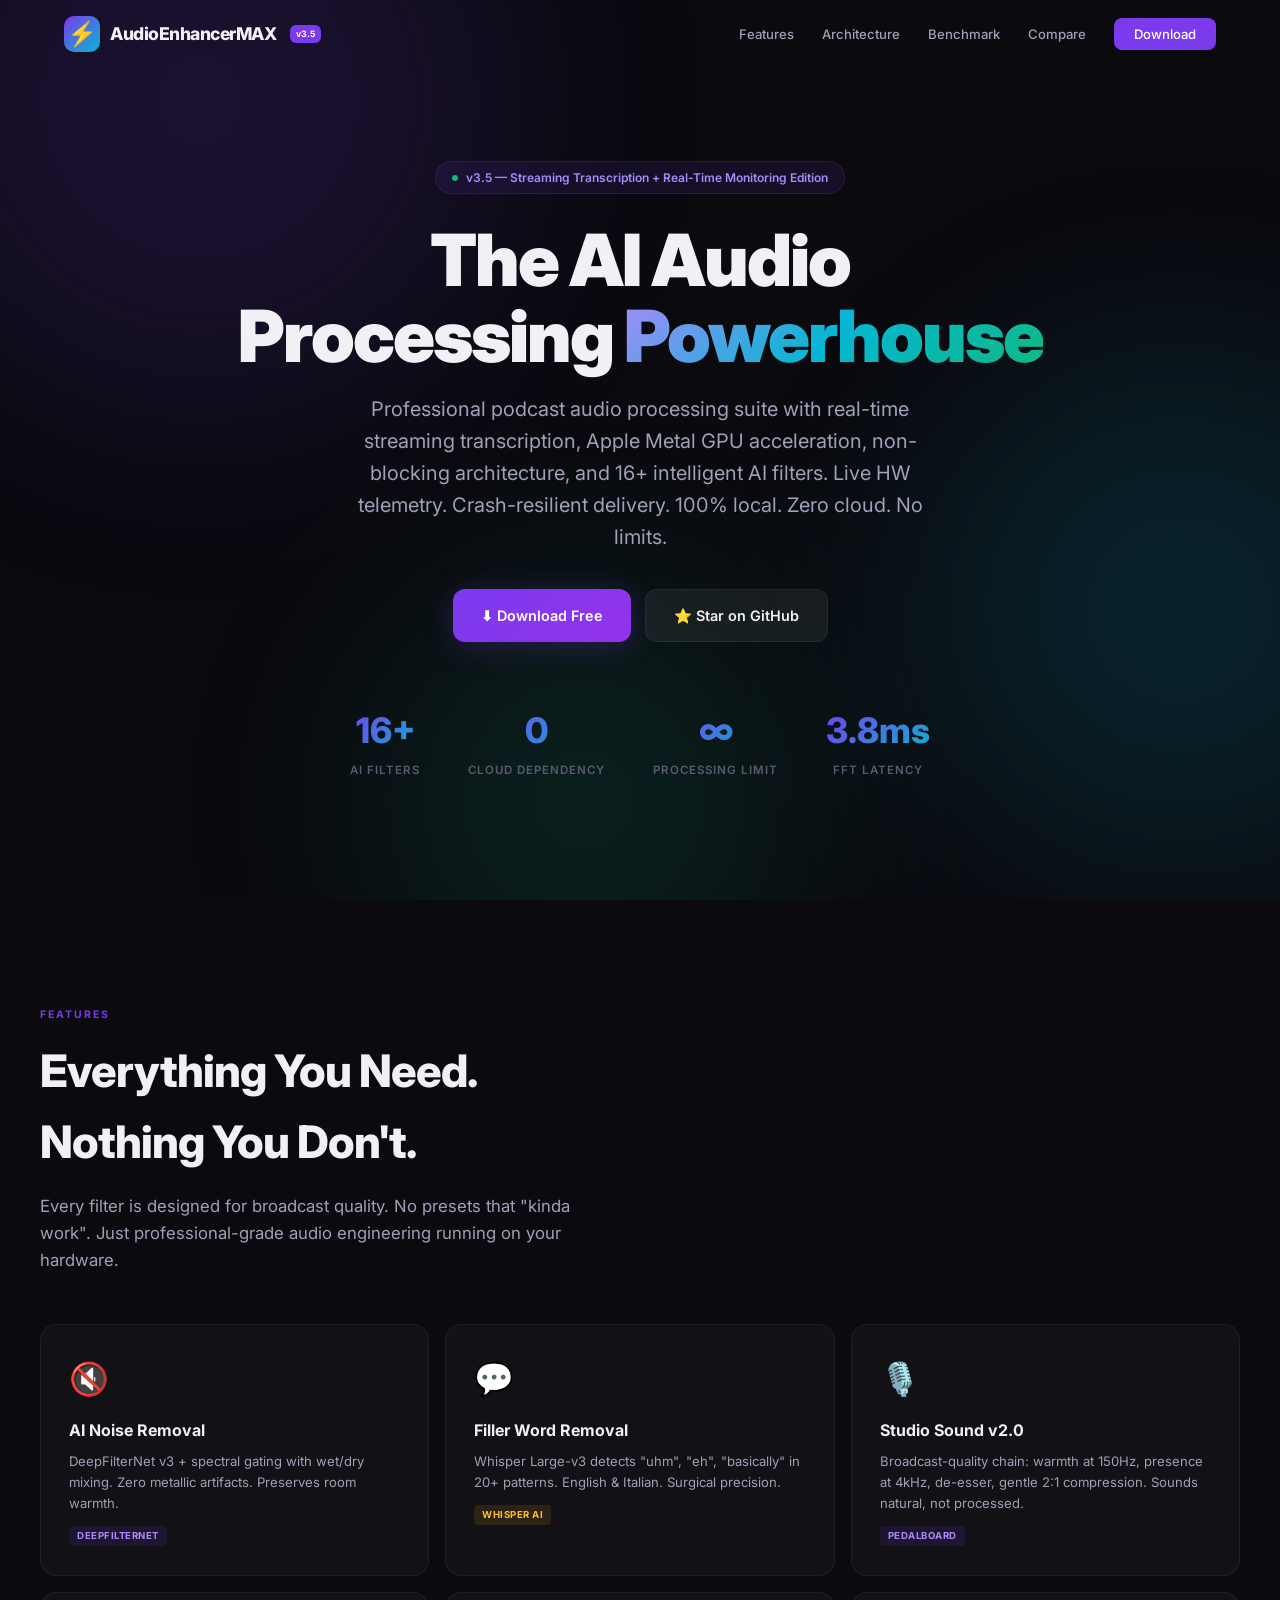
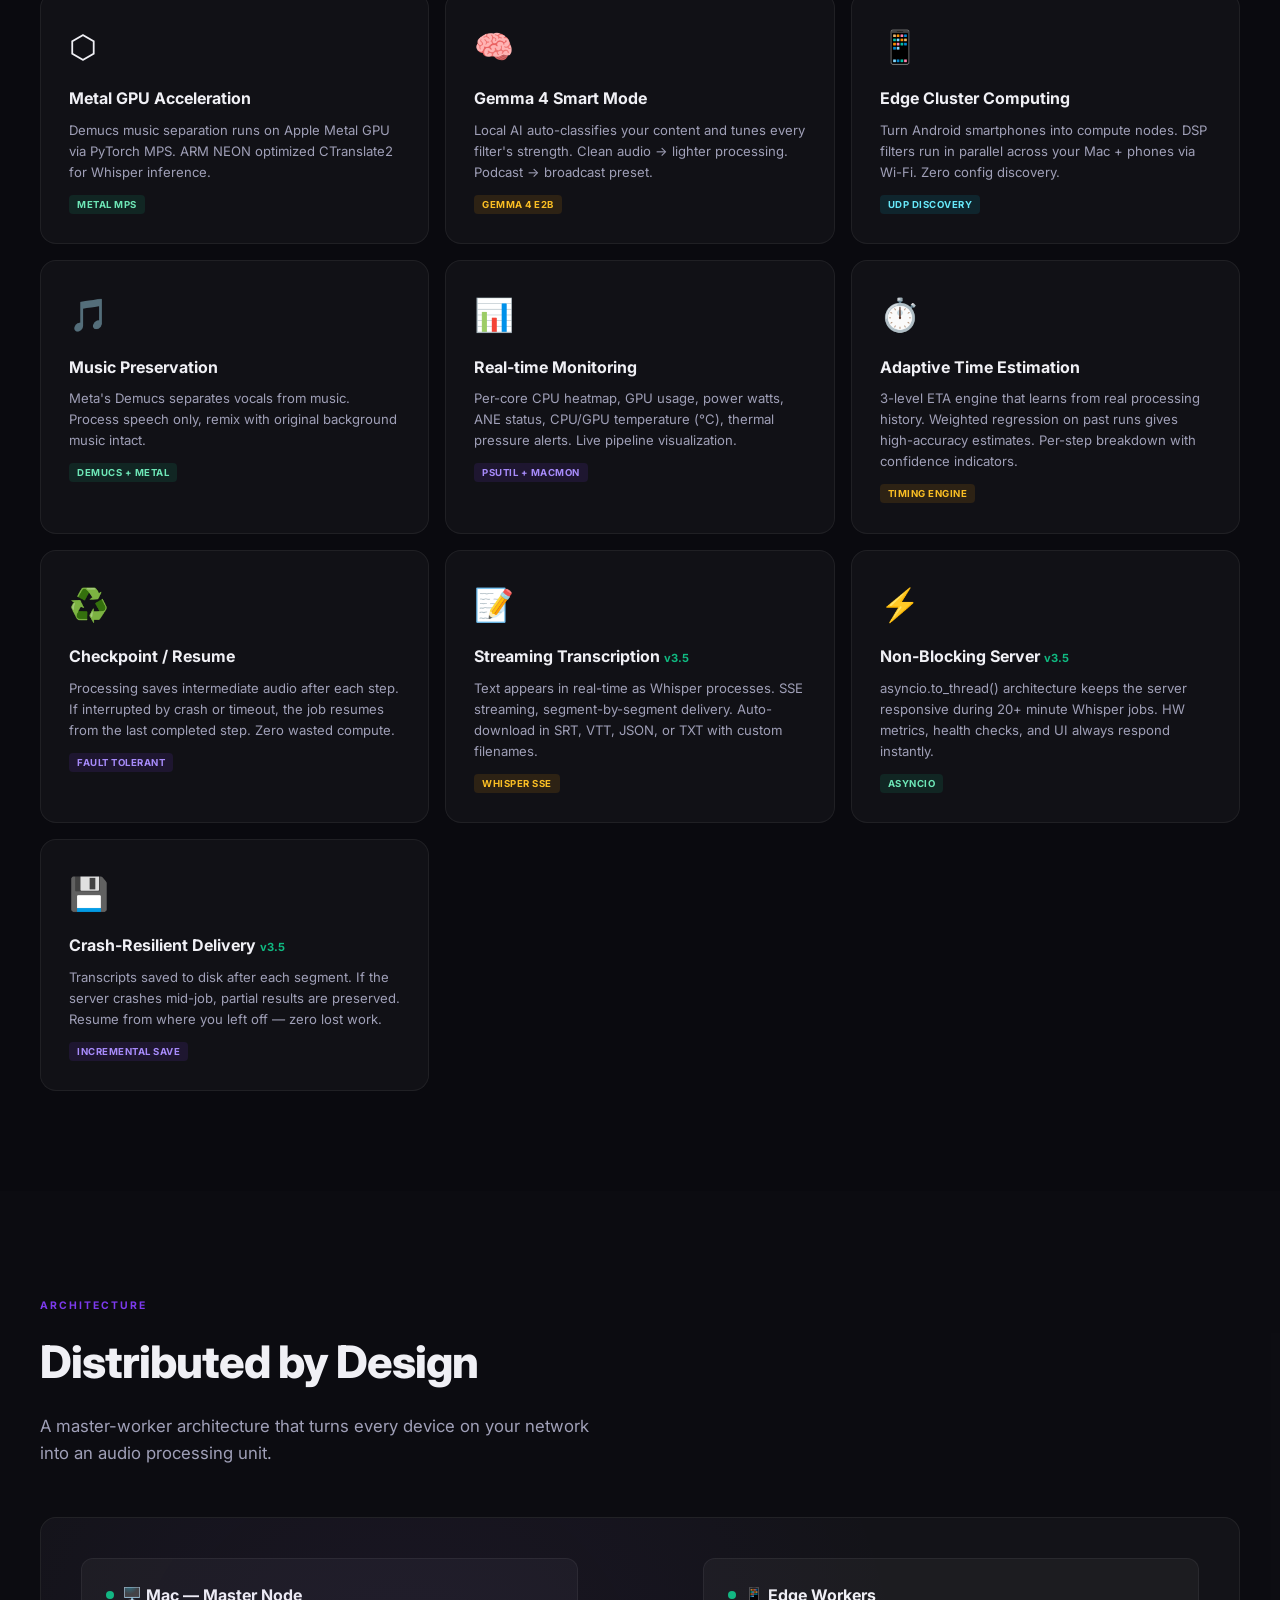
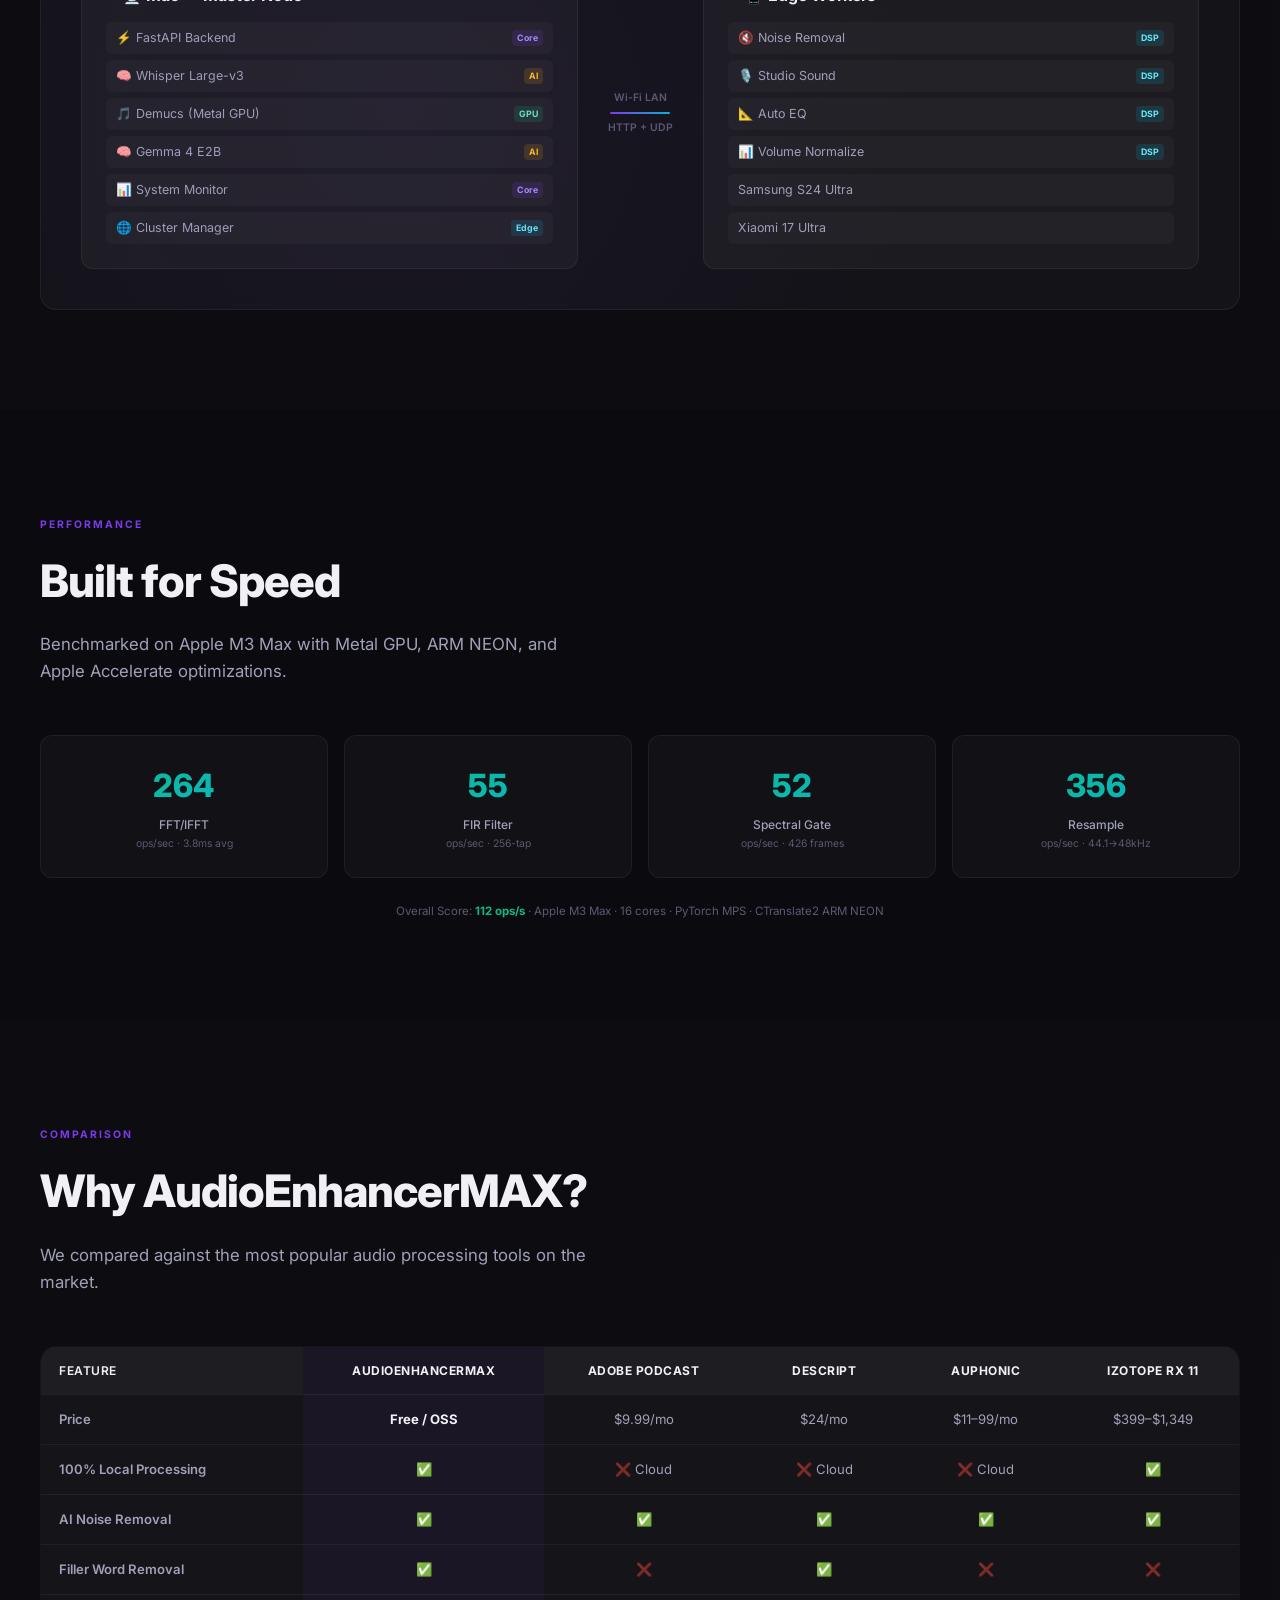
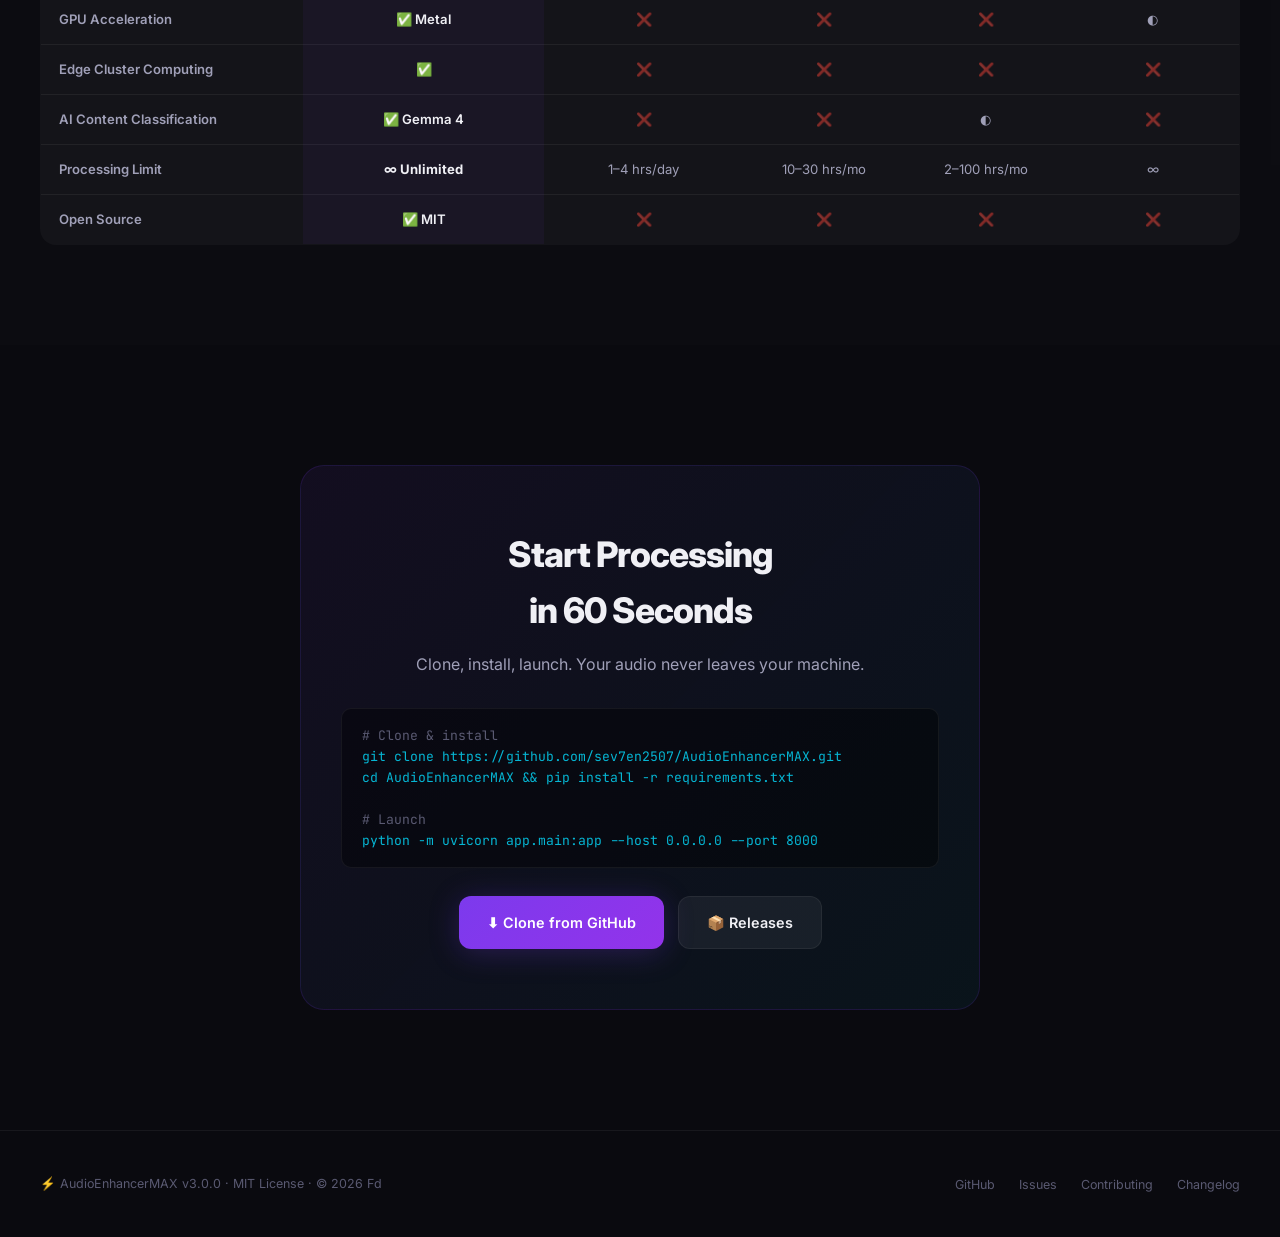
<file: frontend/landing.html>
<!DOCTYPE html>
<html lang="en">
<head>
    <meta charset="UTF-8">
    <meta name="viewport" content="width=device-width, initial-scale=1.0">
    <title>AudioEnhancerMAX — AI Audio Processing Suite for Apple Silicon</title>
    <meta name="description" content="Open-source, AI-powered audio processing suite. 16+ intelligent filters, Metal GPU acceleration, Edge Cluster computing. 100% local, zero cloud. Built for Apple Silicon M3 MAX.">
    <meta name="keywords" content="audio enhancer, podcast processing, AI audio, noise removal, Apple Silicon, Metal GPU, edge computing, open source">
    <meta property="og:title" content="AudioEnhancerMAX v3.5 — AI Audio Processing Suite">
    <meta property="og:description" content="Professional podcast audio processing with Metal GPU acceleration and distributed edge computing. 100% local, zero cloud.">
    <meta property="og:type" content="website">
    <link rel="icon" href="data:image/svg+xml,<svg xmlns='http://www.w3.org/2000/svg' viewBox='0 0 100 100'><text y='.9em' font-size='90'>⚡</text></svg>">
    <link rel="preconnect" href="https://fonts.googleapis.com">
    <link href="https://fonts.googleapis.com/css2?family=Inter:wght@300;400;500;600;700;800;900&family=JetBrains+Mono:wght@400;600&display=swap" rel="stylesheet">
    <style>
        *, *::before, *::after { margin: 0; padding: 0; box-sizing: border-box; }

        :root {
            --bg: #0a0a0f;
            --bg-card: rgba(255,255,255,0.03);
            --border: rgba(255,255,255,0.06);
            --text-1: #f0f0f5;
            --text-2: #a0a0b8;
            --text-3: #5a5a72;
            --accent: #7c3aed;
            --accent-2: #06b6d4;
            --accent-3: #10b981;
            --accent-glow: rgba(124,58,237,0.25);
            --radius: 16px;
        }

        html { scroll-behavior: smooth; }

        body {
            font-family: 'Inter', -apple-system, sans-serif;
            background: var(--bg);
            color: var(--text-1);
            line-height: 1.6;
            overflow-x: hidden;
        }

        /* ── Ambient Background ── */
        .ambient {
            position: fixed;
            inset: 0;
            pointer-events: none;
            z-index: 0;
            overflow: hidden;
        }
        .ambient-orb {
            position: absolute;
            border-radius: 50%;
            filter: blur(120px);
            opacity: 0.15;
            animation: orbFloat 20s ease-in-out infinite;
        }
        .ambient-orb:nth-child(1) {
            width: 600px; height: 600px;
            background: var(--accent);
            top: -200px; left: -100px;
            animation-delay: 0s;
        }
        .ambient-orb:nth-child(2) {
            width: 500px; height: 500px;
            background: var(--accent-2);
            top: 40%; right: -150px;
            animation-delay: -7s;
            animation-duration: 25s;
        }
        .ambient-orb:nth-child(3) {
            width: 400px; height: 400px;
            background: var(--accent-3);
            bottom: -100px; left: 30%;
            animation-delay: -14s;
            animation-duration: 30s;
        }
        @keyframes orbFloat {
            0%, 100% { transform: translate(0, 0) scale(1); }
            33% { transform: translate(30px, -50px) scale(1.1); }
            66% { transform: translate(-20px, 30px) scale(0.95); }
        }

        /* ── Navigation ── */
        .nav {
            position: fixed;
            top: 0; left: 0; right: 0;
            z-index: 100;
            padding: 16px 0;
            transition: backdrop-filter 0.3s, background 0.3s;
        }
        .nav.scrolled {
            backdrop-filter: blur(20px) saturate(1.5);
            -webkit-backdrop-filter: blur(20px) saturate(1.5);
            background: rgba(10,10,15,0.85);
            border-bottom: 1px solid var(--border);
        }
        .nav-inner {
            max-width: 1200px;
            margin: 0 auto;
            padding: 0 24px;
            display: flex;
            align-items: center;
            justify-content: space-between;
        }
        .nav-logo {
            display: flex;
            align-items: center;
            gap: 10px;
            text-decoration: none;
            color: var(--text-1);
        }
        .nav-logo-icon {
            font-size: 1.5rem;
            width: 36px; height: 36px;
            display: flex; align-items: center; justify-content: center;
            background: linear-gradient(135deg, var(--accent), var(--accent-2));
            border-radius: 10px;
        }
        .nav-logo-text {
            font-weight: 800;
            font-size: 1.1rem;
            letter-spacing: -0.5px;
        }
        .nav-logo .v-badge {
            font-size: 0.55rem;
            background: var(--accent);
            color: white;
            padding: 2px 6px;
            border-radius: 6px;
            font-weight: 700;
            margin-left: 4px;
        }
        .nav-links {
            display: flex;
            align-items: center;
            gap: 28px;
            list-style: none;
        }
        .nav-links a {
            color: var(--text-2);
            text-decoration: none;
            font-size: 0.82rem;
            font-weight: 500;
            transition: color 0.2s;
        }
        .nav-links a:hover { color: var(--text-1); }
        .nav-cta {
            padding: 8px 20px;
            background: var(--accent);
            color: white !important;
            border-radius: 8px;
            font-weight: 600;
            transition: transform 0.2s, box-shadow 0.2s;
        }
        .nav-cta:hover {
            transform: translateY(-1px);
            box-shadow: 0 4px 20px var(--accent-glow);
        }

        /* ── Hero ── */
        .hero {
            position: relative;
            z-index: 1;
            min-height: 100vh;
            display: flex;
            align-items: center;
            justify-content: center;
            text-align: center;
            padding: 120px 24px 80px;
        }
        .hero-content { max-width: 860px; }
        .hero-badge {
            display: inline-flex;
            align-items: center;
            gap: 8px;
            padding: 6px 16px;
            background: rgba(124,58,237,0.1);
            border: 1px solid rgba(124,58,237,0.2);
            border-radius: 20px;
            font-size: 0.75rem;
            font-weight: 600;
            color: #a78bfa;
            margin-bottom: 28px;
            animation: fadeUp 0.8s ease;
        }
        .hero-badge .dot {
            width: 6px; height: 6px;
            background: #10b981;
            border-radius: 50%;
            animation: pulse 2s ease-in-out infinite;
        }
        @keyframes pulse {
            0%, 100% { opacity: 1; transform: scale(1); }
            50% { opacity: 0.5; transform: scale(0.8); }
        }
        .hero h1 {
            font-size: clamp(2.5rem, 6vw, 4.5rem);
            font-weight: 900;
            letter-spacing: -2px;
            line-height: 1.05;
            margin-bottom: 20px;
            animation: fadeUp 0.8s ease 0.1s both;
        }
        .hero h1 .gradient {
            background: linear-gradient(135deg, #a78bfa, #06b6d4, #10b981);
            -webkit-background-clip: text;
            -webkit-text-fill-color: transparent;
            background-clip: text;
        }
        .hero-sub {
            font-size: clamp(1rem, 2vw, 1.25rem);
            color: var(--text-2);
            max-width: 620px;
            margin: 0 auto 36px;
            animation: fadeUp 0.8s ease 0.2s both;
        }
        .hero-actions {
            display: flex;
            gap: 14px;
            justify-content: center;
            flex-wrap: wrap;
            animation: fadeUp 0.8s ease 0.3s both;
        }
        .btn {
            display: inline-flex;
            align-items: center;
            gap: 8px;
            padding: 14px 28px;
            border-radius: 12px;
            font-weight: 600;
            font-size: 0.9rem;
            text-decoration: none;
            transition: all 0.25s;
            cursor: pointer;
            border: none;
        }
        .btn-primary {
            background: linear-gradient(135deg, var(--accent), #9333ea);
            color: white;
            box-shadow: 0 4px 30px var(--accent-glow);
        }
        .btn-primary:hover {
            transform: translateY(-2px);
            box-shadow: 0 8px 40px var(--accent-glow);
        }
        .btn-secondary {
            background: rgba(255,255,255,0.06);
            color: var(--text-1);
            border: 1px solid var(--border);
        }
        .btn-secondary:hover {
            background: rgba(255,255,255,0.1);
            border-color: rgba(255,255,255,0.12);
        }
        .hero-stats {
            display: flex;
            justify-content: center;
            gap: 48px;
            margin-top: 60px;
            animation: fadeUp 0.8s ease 0.4s both;
        }
        .hero-stat {
            text-align: center;
        }
        .hero-stat .num {
            font-size: 2.2rem;
            font-weight: 800;
            background: linear-gradient(135deg, var(--accent), var(--accent-2));
            -webkit-background-clip: text;
            -webkit-text-fill-color: transparent;
        }
        .hero-stat .label {
            font-size: 0.72rem;
            color: var(--text-3);
            text-transform: uppercase;
            letter-spacing: 1px;
            font-weight: 600;
            margin-top: 2px;
        }

        @keyframes fadeUp {
            from { opacity: 0; transform: translateY(20px); }
            to { opacity: 1; transform: translateY(0); }
        }

        /* ── Section base ── */
        section {
            position: relative;
            z-index: 1;
            padding: 100px 24px;
        }
        .container {
            max-width: 1200px;
            margin: 0 auto;
        }
        .section-label {
            display: inline-block;
            font-size: 0.65rem;
            font-weight: 700;
            text-transform: uppercase;
            letter-spacing: 2px;
            color: var(--accent);
            margin-bottom: 12px;
        }
        .section-title {
            font-size: clamp(1.8rem, 4vw, 2.8rem);
            font-weight: 800;
            letter-spacing: -1px;
            margin-bottom: 14px;
        }
        .section-desc {
            font-size: 1.05rem;
            color: var(--text-2);
            max-width: 560px;
            margin-bottom: 50px;
        }

        /* ── Features Grid ── */
        .features-grid {
            display: grid;
            grid-template-columns: repeat(3, 1fr);
            gap: 16px;
        }
        @media (max-width: 900px) { .features-grid { grid-template-columns: repeat(2, 1fr); } }
        @media (max-width: 600px) { .features-grid { grid-template-columns: 1fr; } }

        .feature-card {
            background: var(--bg-card);
            border: 1px solid var(--border);
            border-radius: var(--radius);
            padding: 28px;
            transition: all 0.3s;
            position: relative;
            overflow: hidden;
        }
        .feature-card::before {
            content: '';
            position: absolute;
            top: 0; left: 0; right: 0;
            height: 2px;
            background: linear-gradient(90deg, transparent, var(--accent), transparent);
            opacity: 0;
            transition: opacity 0.3s;
        }
        .feature-card:hover {
            border-color: rgba(124,58,237,0.2);
            transform: translateY(-2px);
            background: rgba(255,255,255,0.04);
        }
        .feature-card:hover::before { opacity: 1; }
        .feature-icon {
            font-size: 2rem;
            margin-bottom: 14px;
        }
        .feature-card h3 {
            font-size: 1rem;
            font-weight: 700;
            margin-bottom: 8px;
        }
        .feature-card p {
            font-size: 0.82rem;
            color: var(--text-2);
            line-height: 1.6;
        }
        .feature-card .tech-tag {
            display: inline-block;
            font-size: 0.6rem;
            font-weight: 700;
            padding: 2px 8px;
            border-radius: 4px;
            margin-top: 12px;
            text-transform: uppercase;
            letter-spacing: 0.5px;
        }
        .tech-tag.metal { background: rgba(16,185,129,0.12); color: #6ee7b7; }
        .tech-tag.ai { background: rgba(245,158,11,0.12); color: #fbbf24; }
        .tech-tag.edge { background: rgba(6,182,212,0.12); color: #67e8f9; }
        .tech-tag.dsp { background: rgba(124,58,237,0.12); color: #a78bfa; }

        /* ── Architecture ── */
        .arch-visual {
            background: var(--bg-card);
            border: 1px solid var(--border);
            border-radius: var(--radius);
            padding: 40px;
            position: relative;
            overflow: hidden;
        }
        .arch-visual::after {
            content: '';
            position: absolute;
            inset: 0;
            background: radial-gradient(circle at 30% 50%, rgba(124,58,237,0.06), transparent 60%);
            pointer-events: none;
        }
        .arch-grid {
            display: grid;
            grid-template-columns: 1fr auto 1fr;
            gap: 30px;
            align-items: center;
        }
        @media (max-width: 800px) {
            .arch-grid { grid-template-columns: 1fr; }
            .arch-connector { display: none; }
        }
        .arch-node {
            background: rgba(255,255,255,0.04);
            border: 1px solid var(--border);
            border-radius: 12px;
            padding: 24px;
        }
        .arch-node-title {
            display: flex;
            align-items: center;
            gap: 8px;
            font-weight: 700;
            margin-bottom: 14px;
        }
        .arch-node-title .dot {
            width: 8px; height: 8px;
            background: #10b981;
            border-radius: 50%;
        }
        .arch-services {
            display: flex;
            flex-direction: column;
            gap: 6px;
        }
        .arch-svc {
            display: flex;
            align-items: center;
            gap: 8px;
            font-size: 0.78rem;
            color: var(--text-2);
            padding: 6px 10px;
            background: rgba(255,255,255,0.03);
            border-radius: 6px;
        }
        .arch-svc .badge {
            font-size: 0.55rem;
            font-weight: 700;
            padding: 1px 5px;
            border-radius: 4px;
            margin-left: auto;
        }
        .arch-connector {
            display: flex;
            flex-direction: column;
            align-items: center;
            gap: 6px;
            color: var(--text-3);
            font-size: 0.65rem;
            font-weight: 600;
        }
        .arch-connector .line {
            width: 60px;
            height: 2px;
            background: linear-gradient(90deg, var(--accent), var(--accent-2));
            border-radius: 1px;
        }

        /* ── Comparison Table ── */
        .comparison-table {
            width: 100%;
            border-collapse: collapse;
            font-size: 0.82rem;
            background: var(--bg-card);
            border: 1px solid var(--border);
            border-radius: var(--radius);
            overflow: hidden;
        }
        .comparison-table th, .comparison-table td {
            padding: 14px 18px;
            text-align: center;
            border-bottom: 1px solid var(--border);
        }
        .comparison-table th {
            background: rgba(255,255,255,0.04);
            font-weight: 700;
            color: var(--text-1);
            font-size: 0.75rem;
            text-transform: uppercase;
            letter-spacing: 0.5px;
        }
        .comparison-table th:first-child,
        .comparison-table td:first-child {
            text-align: left;
            font-weight: 600;
        }
        .comparison-table td { color: var(--text-2); }
        .comparison-table tr:last-child td { border-bottom: none; }
        .highlight-col {
            background: rgba(124,58,237,0.06) !important;
            color: var(--text-1) !important;
            font-weight: 600;
        }
        .check { color: #10b981; }
        .cross { color: #ef4444; opacity: 0.5; }

        /* ── Benchmark ── */
        .bench-cards {
            display: grid;
            grid-template-columns: repeat(4, 1fr);
            gap: 16px;
        }
        @media (max-width: 800px) { .bench-cards { grid-template-columns: repeat(2, 1fr); } }
        .bench-card {
            background: var(--bg-card);
            border: 1px solid var(--border);
            border-radius: 12px;
            padding: 24px;
            text-align: center;
        }
        .bench-card .score {
            font-size: 2rem;
            font-weight: 800;
            background: linear-gradient(135deg, var(--accent-3), var(--accent-2));
            -webkit-background-clip: text;
            -webkit-text-fill-color: transparent;
        }
        .bench-card .name {
            font-size: 0.75rem;
            color: var(--text-2);
            margin-top: 4px;
            font-weight: 500;
        }
        .bench-card .detail {
            font-size: 0.65rem;
            color: var(--text-3);
            margin-top: 2px;
        }

        /* ── CTA ── */
        .cta-section {
            text-align: center;
            padding: 120px 24px;
        }
        .cta-card {
            max-width: 680px;
            margin: 0 auto;
            background: linear-gradient(135deg, rgba(124,58,237,0.08), rgba(6,182,212,0.06));
            border: 1px solid rgba(124,58,237,0.15);
            border-radius: 24px;
            padding: 60px 40px;
        }
        .cta-card h2 {
            font-size: 2.2rem;
            font-weight: 800;
            letter-spacing: -1px;
            margin-bottom: 14px;
        }
        .cta-card p {
            color: var(--text-2);
            margin-bottom: 30px;
            font-size: 1rem;
        }
        .cta-code {
            display: block;
            background: rgba(0,0,0,0.4);
            border: 1px solid var(--border);
            border-radius: 10px;
            padding: 16px 20px;
            font-family: 'JetBrains Mono', monospace;
            font-size: 0.82rem;
            color: var(--accent-2);
            margin-bottom: 28px;
            text-align: left;
            overflow-x: auto;
        }
        .cta-code .comment { color: var(--text-3); }

        /* ── Footer ── */
        footer {
            position: relative;
            z-index: 1;
            border-top: 1px solid var(--border);
            padding: 40px 24px;
        }
        .footer-inner {
            max-width: 1200px;
            margin: 0 auto;
            display: flex;
            justify-content: space-between;
            align-items: center;
            flex-wrap: wrap;
            gap: 16px;
        }
        .footer-left {
            font-size: 0.78rem;
            color: var(--text-3);
        }
        .footer-links {
            display: flex;
            gap: 24px;
            list-style: none;
        }
        .footer-links a {
            color: var(--text-3);
            text-decoration: none;
            font-size: 0.78rem;
            transition: color 0.2s;
        }
        .footer-links a:hover { color: var(--text-1); }

        /* ── Mobile nav ── */
        @media (max-width: 768px) {
            .nav-links { display: none; }
            .hero-stats { gap: 24px; }
            .hero-stat .num { font-size: 1.6rem; }
        }

        /* ── Scroll reveal ── */
        .reveal {
            opacity: 0;
            transform: translateY(30px);
            transition: opacity 0.7s ease, transform 0.7s ease;
        }
        .reveal.visible {
            opacity: 1;
            transform: translateY(0);
        }
    </style>
</head>
<body>

<!-- Ambient Background -->
<div class="ambient">
    <div class="ambient-orb"></div>
    <div class="ambient-orb"></div>
    <div class="ambient-orb"></div>
</div>

<!-- Navigation -->
<nav class="nav" id="nav">
    <div class="nav-inner">
        <a href="#" class="nav-logo">
            <div class="nav-logo-icon">⚡</div>
            <span class="nav-logo-text">AudioEnhancerMAX</span>
            <span class="v-badge">v3.5</span>
        </a>
        <ul class="nav-links">
            <li><a href="#features">Features</a></li>
            <li><a href="#architecture">Architecture</a></li>
            <li><a href="#benchmark">Benchmark</a></li>
            <li><a href="#compare">Compare</a></li>
            <li><a href="#download" class="nav-cta">Download</a></li>
        </ul>
    </div>
</nav>

<!-- Hero -->
<section class="hero">
    <div class="hero-content">
        <div class="hero-badge">
            <span class="dot"></span>
            v3.5 — Streaming Transcription + Real-Time Monitoring Edition
        </div>
        <h1>The AI Audio<br>Processing <span class="gradient">Powerhouse</span></h1>
        <p class="hero-sub">Professional podcast audio processing suite with real-time streaming transcription, Apple Metal GPU acceleration, non-blocking architecture, and 16+ intelligent AI filters. Live HW telemetry. Crash-resilient delivery. 100% local. Zero cloud. No limits.</p>
        <div class="hero-actions">
            <a href="#download" class="btn btn-primary">⬇ Download Free</a>
            <a href="https://github.com/sev7en2507/AudioEnhancerMAX" target="_blank" class="btn btn-secondary">⭐ Star on GitHub</a>
        </div>
        <div class="hero-stats">
            <div class="hero-stat">
                <div class="num">16+</div>
                <div class="label">AI Filters</div>
            </div>
            <div class="hero-stat">
                <div class="num">0</div>
                <div class="label">Cloud Dependency</div>
            </div>
            <div class="hero-stat">
                <div class="num">∞</div>
                <div class="label">Processing Limit</div>
            </div>
            <div class="hero-stat">
                <div class="num">3.8ms</div>
                <div class="label">FFT Latency</div>
            </div>
        </div>
    </div>
</section>

<!-- Features -->
<section id="features">
    <div class="container">
        <span class="section-label">Features</span>
        <h2 class="section-title">Everything You Need.<br>Nothing You Don't.</h2>
        <p class="section-desc">Every filter is designed for broadcast quality. No presets that "kinda work". Just professional-grade audio engineering running on your hardware.</p>

        <div class="features-grid">
            <div class="feature-card reveal">
                <div class="feature-icon">🔇</div>
                <h3>AI Noise Removal</h3>
                <p>DeepFilterNet v3 + spectral gating with wet/dry mixing. Zero metallic artifacts. Preserves room warmth.</p>
                <span class="tech-tag dsp">DeepFilterNet</span>
            </div>
            <div class="feature-card reveal">
                <div class="feature-icon">💬</div>
                <h3>Filler Word Removal</h3>
                <p>Whisper Large-v3 detects "uhm", "eh", "basically" in 20+ patterns. English & Italian. Surgical precision.</p>
                <span class="tech-tag ai">Whisper AI</span>
            </div>
            <div class="feature-card reveal">
                <div class="feature-icon">🎙️</div>
                <h3>Studio Sound v2.0</h3>
                <p>Broadcast-quality chain: warmth at 150Hz, presence at 4kHz, de-esser, gentle 2:1 compression. Sounds natural, not processed.</p>
                <span class="tech-tag dsp">Pedalboard</span>
            </div>
            <div class="feature-card reveal">
                <div class="feature-icon">⬡</div>
                <h3>Metal GPU Acceleration</h3>
                <p>Demucs music separation runs on Apple Metal GPU via PyTorch MPS. ARM NEON optimized CTranslate2 for Whisper inference.</p>
                <span class="tech-tag metal">Metal MPS</span>
            </div>
            <div class="feature-card reveal">
                <div class="feature-icon">🧠</div>
                <h3>Gemma 4 Smart Mode</h3>
                <p>Local AI auto-classifies your content and tunes every filter's strength. Clean audio → lighter processing. Podcast → broadcast preset.</p>
                <span class="tech-tag ai">Gemma 4 E2B</span>
            </div>
            <div class="feature-card reveal">
                <div class="feature-icon">📱</div>
                <h3>Edge Cluster Computing</h3>
                <p>Turn Android smartphones into compute nodes. DSP filters run in parallel across your Mac + phones via Wi-Fi. Zero config discovery.</p>
                <span class="tech-tag edge">UDP Discovery</span>
            </div>
            <div class="feature-card reveal">
                <div class="feature-icon">🎵</div>
                <h3>Music Preservation</h3>
                <p>Meta's Demucs separates vocals from music. Process speech only, remix with original background music intact.</p>
                <span class="tech-tag metal">Demucs + Metal</span>
            </div>
            <div class="feature-card reveal">
                <div class="feature-icon">📊</div>
                <h3>Real-time Monitoring</h3>
                <p>Per-core CPU heatmap, GPU usage, power watts, ANE status, CPU/GPU temperature (°C), thermal pressure alerts. Live pipeline visualization.</p>
                <span class="tech-tag dsp">psutil + macmon</span>
            </div>
            <div class="feature-card reveal">
                <div class="feature-icon">⏱️</div>
                <h3>Adaptive Time Estimation</h3>
                <p>3-level ETA engine that learns from real processing history. Weighted regression on past runs gives high-accuracy estimates. Per-step breakdown with confidence indicators.</p>
                <span class="tech-tag ai">Timing Engine</span>
            </div>
            <div class="feature-card reveal">
                <div class="feature-icon">♻️</div>
                <h3>Checkpoint / Resume</h3>
                <p>Processing saves intermediate audio after each step. If interrupted by crash or timeout, the job resumes from the last completed step. Zero wasted compute.</p>
                <span class="tech-tag dsp">Fault Tolerant</span>
            </div>
            <div class="feature-card reveal">
                <div class="feature-icon">📝</div>
                <h3>Streaming Transcription <span style="color:var(--accent-3);font-size:0.7em">v3.5</span></h3>
                <p>Text appears in real-time as Whisper processes. SSE streaming, segment-by-segment delivery. Auto-download in SRT, VTT, JSON, or TXT with custom filenames.</p>
                <span class="tech-tag ai">Whisper SSE</span>
            </div>
            <div class="feature-card reveal">
                <div class="feature-icon">⚡</div>
                <h3>Non-Blocking Server <span style="color:var(--accent-3);font-size:0.7em">v3.5</span></h3>
                <p>asyncio.to_thread() architecture keeps the server responsive during 20+ minute Whisper jobs. HW metrics, health checks, and UI always respond instantly.</p>
                <span class="tech-tag metal">asyncio</span>
            </div>
            <div class="feature-card reveal">
                <div class="feature-icon">💾</div>
                <h3>Crash-Resilient Delivery <span style="color:var(--accent-3);font-size:0.7em">v3.5</span></h3>
                <p>Transcripts saved to disk after each segment. If the server crashes mid-job, partial results are preserved. Resume from where you left off — zero lost work.</p>
                <span class="tech-tag dsp">Incremental Save</span>
            </div>
        </div>
    </div>
</section>

<!-- Architecture -->
<section id="architecture" style="background: rgba(255,255,255,0.01);">
    <div class="container">
        <span class="section-label">Architecture</span>
        <h2 class="section-title">Distributed by Design</h2>
        <p class="section-desc">A master-worker architecture that turns every device on your network into an audio processing unit.</p>

        <div class="arch-visual reveal">
            <div class="arch-grid">
                <div class="arch-node">
                    <div class="arch-node-title"><span class="dot"></span> 🖥️ Mac — Master Node</div>
                    <div class="arch-services">
                        <div class="arch-svc">⚡ FastAPI Backend <span class="badge" style="background:rgba(124,58,237,0.15);color:#a78bfa;">Core</span></div>
                        <div class="arch-svc">🧠 Whisper Large-v3 <span class="badge" style="background:rgba(245,158,11,0.15);color:#fbbf24;">AI</span></div>
                        <div class="arch-svc">🎵 Demucs (Metal GPU) <span class="badge" style="background:rgba(16,185,129,0.15);color:#6ee7b7;">GPU</span></div>
                        <div class="arch-svc">🧠 Gemma 4 E2B <span class="badge" style="background:rgba(245,158,11,0.15);color:#fbbf24;">AI</span></div>
                        <div class="arch-svc">📊 System Monitor <span class="badge" style="background:rgba(124,58,237,0.15);color:#a78bfa;">Core</span></div>
                        <div class="arch-svc">🌐 Cluster Manager <span class="badge" style="background:rgba(6,182,212,0.15);color:#67e8f9;">Edge</span></div>
                    </div>
                </div>

                <div class="arch-connector">
                    <span>Wi-Fi LAN</span>
                    <div class="line"></div>
                    <span>HTTP + UDP</span>
                </div>

                <div class="arch-node">
                    <div class="arch-node-title"><span class="dot"></span> 📱 Edge Workers</div>
                    <div class="arch-services">
                        <div class="arch-svc">🔇 Noise Removal <span class="badge" style="background:rgba(6,182,212,0.15);color:#67e8f9;">DSP</span></div>
                        <div class="arch-svc">🎙️ Studio Sound <span class="badge" style="background:rgba(6,182,212,0.15);color:#67e8f9;">DSP</span></div>
                        <div class="arch-svc">📐 Auto EQ <span class="badge" style="background:rgba(6,182,212,0.15);color:#67e8f9;">DSP</span></div>
                        <div class="arch-svc">📊 Volume Normalize <span class="badge" style="background:rgba(6,182,212,0.15);color:#67e8f9;">DSP</span></div>
                        <div class="arch-svc">Samsung S24 Ultra</div>
                        <div class="arch-svc">Xiaomi 17 Ultra</div>
                    </div>
                </div>
            </div>
        </div>
    </div>
</section>

<!-- Benchmark -->
<section id="benchmark">
    <div class="container">
        <span class="section-label">Performance</span>
        <h2 class="section-title">Built for Speed</h2>
        <p class="section-desc">Benchmarked on Apple M3 Max with Metal GPU, ARM NEON, and Apple Accelerate optimizations.</p>

        <div class="bench-cards reveal">
            <div class="bench-card">
                <div class="score">264</div>
                <div class="name">FFT/IFFT</div>
                <div class="detail">ops/sec · 3.8ms avg</div>
            </div>
            <div class="bench-card">
                <div class="score">55</div>
                <div class="name">FIR Filter</div>
                <div class="detail">ops/sec · 256-tap</div>
            </div>
            <div class="bench-card">
                <div class="score">52</div>
                <div class="name">Spectral Gate</div>
                <div class="detail">ops/sec · 426 frames</div>
            </div>
            <div class="bench-card">
                <div class="score">356</div>
                <div class="name">Resample</div>
                <div class="detail">ops/sec · 44.1→48kHz</div>
            </div>
        </div>

        <div style="text-align:center;margin-top:24px;color:var(--text-3);font-size:0.72rem;">
            Overall Score: <strong style="color:var(--accent-3);">112 ops/s</strong> · Apple M3 Max · 16 cores · PyTorch MPS · CTranslate2 ARM NEON
        </div>
    </div>
</section>

<!-- Comparison -->
<section id="compare" style="background: rgba(255,255,255,0.01);">
    <div class="container">
        <span class="section-label">Comparison</span>
        <h2 class="section-title">Why AudioEnhancerMAX?</h2>
        <p class="section-desc">We compared against the most popular audio processing tools on the market.</p>

        <div style="overflow-x:auto;" class="reveal">
            <table class="comparison-table">
                <thead>
                    <tr>
                        <th>Feature</th>
                        <th class="highlight-col">AudioEnhancerMAX</th>
                        <th>Adobe Podcast</th>
                        <th>Descript</th>
                        <th>Auphonic</th>
                        <th>iZotope RX 11</th>
                    </tr>
                </thead>
                <tbody>
                    <tr>
                        <td>Price</td>
                        <td class="highlight-col"><strong>Free / OSS</strong></td>
                        <td>$9.99/mo</td>
                        <td>$24/mo</td>
                        <td>$11–99/mo</td>
                        <td>$399–$1,349</td>
                    </tr>
                    <tr>
                        <td>100% Local Processing</td>
                        <td class="highlight-col"><span class="check">✅</span></td>
                        <td><span class="cross">❌</span> Cloud</td>
                        <td><span class="cross">❌</span> Cloud</td>
                        <td><span class="cross">❌</span> Cloud</td>
                        <td><span class="check">✅</span></td>
                    </tr>
                    <tr>
                        <td>AI Noise Removal</td>
                        <td class="highlight-col"><span class="check">✅</span></td>
                        <td><span class="check">✅</span></td>
                        <td><span class="check">✅</span></td>
                        <td><span class="check">✅</span></td>
                        <td><span class="check">✅</span></td>
                    </tr>
                    <tr>
                        <td>Filler Word Removal</td>
                        <td class="highlight-col"><span class="check">✅</span></td>
                        <td><span class="cross">❌</span></td>
                        <td><span class="check">✅</span></td>
                        <td><span class="cross">❌</span></td>
                        <td><span class="cross">❌</span></td>
                    </tr>
                    <tr>
                        <td>GPU Acceleration</td>
                        <td class="highlight-col"><span class="check">✅</span> Metal</td>
                        <td><span class="cross">❌</span></td>
                        <td><span class="cross">❌</span></td>
                        <td><span class="cross">❌</span></td>
                        <td>◐</td>
                    </tr>
                    <tr>
                        <td>Edge Cluster Computing</td>
                        <td class="highlight-col"><span class="check">✅</span></td>
                        <td><span class="cross">❌</span></td>
                        <td><span class="cross">❌</span></td>
                        <td><span class="cross">❌</span></td>
                        <td><span class="cross">❌</span></td>
                    </tr>
                    <tr>
                        <td>AI Content Classification</td>
                        <td class="highlight-col"><span class="check">✅</span> Gemma 4</td>
                        <td><span class="cross">❌</span></td>
                        <td><span class="cross">❌</span></td>
                        <td>◐</td>
                        <td><span class="cross">❌</span></td>
                    </tr>
                    <tr>
                        <td>Processing Limit</td>
                        <td class="highlight-col"><strong>∞ Unlimited</strong></td>
                        <td>1–4 hrs/day</td>
                        <td>10–30 hrs/mo</td>
                        <td>2–100 hrs/mo</td>
                        <td>∞</td>
                    </tr>
                    <tr>
                        <td>Open Source</td>
                        <td class="highlight-col"><span class="check">✅</span> MIT</td>
                        <td><span class="cross">❌</span></td>
                        <td><span class="cross">❌</span></td>
                        <td><span class="cross">❌</span></td>
                        <td><span class="cross">❌</span></td>
                    </tr>
                </tbody>
            </table>
        </div>
    </div>
</section>

<!-- Download CTA -->
<section id="download" class="cta-section">
    <div class="cta-card reveal">
        <h2>Start Processing<br>in 60 Seconds</h2>
        <p>Clone, install, launch. Your audio never leaves your machine.</p>
        <code class="cta-code">
            <span class="comment"># Clone & install</span><br>
            git clone https://github.com/sev7en2507/AudioEnhancerMAX.git<br>
            cd AudioEnhancerMAX && pip install -r requirements.txt<br><br>
            <span class="comment"># Launch</span><br>
            python -m uvicorn app.main:app --host 0.0.0.0 --port 8000
        </code>
        <div style="display:flex;gap:14px;justify-content:center;flex-wrap:wrap;">
            <a href="https://github.com/sev7en2507/AudioEnhancerMAX" target="_blank" class="btn btn-primary">⬇ Clone from GitHub</a>
            <a href="https://github.com/sev7en2507/AudioEnhancerMAX/releases" target="_blank" class="btn btn-secondary">📦 Releases</a>
        </div>
    </div>
</section>

<!-- Footer -->
<footer>
    <div class="footer-inner">
        <div class="footer-left">
            ⚡ AudioEnhancerMAX v3.0.0 · MIT License · © 2026 Fd
        </div>
        <ul class="footer-links">
            <li><a href="https://github.com/sev7en2507/AudioEnhancerMAX" target="_blank">GitHub</a></li>
            <li><a href="https://github.com/sev7en2507/AudioEnhancerMAX/issues" target="_blank">Issues</a></li>
            <li><a href="https://github.com/sev7en2507/AudioEnhancerMAX/blob/main/CONTRIBUTING.md" target="_blank">Contributing</a></li>
            <li><a href="https://github.com/sev7en2507/AudioEnhancerMAX/blob/main/CHANGELOG.md" target="_blank">Changelog</a></li>
        </ul>
    </div>
</footer>

<script>
    // Nav scroll effect
    const nav = document.getElementById('nav');
    window.addEventListener('scroll', () => {
        nav.classList.toggle('scrolled', window.scrollY > 50);
    });

    // Scroll reveal
    const observer = new IntersectionObserver((entries) => {
        entries.forEach(entry => {
            if (entry.isIntersecting) {
                entry.target.classList.add('visible');
            }
        });
    }, { threshold: 0.1 });

    document.querySelectorAll('.reveal').forEach(el => observer.observe(el));

    // Smooth scroll for anchor links
    document.querySelectorAll('a[href^="#"]').forEach(a => {
        a.addEventListener('click', (e) => {
            e.preventDefault();
            const target = document.querySelector(a.getAttribute('href'));
            if (target) target.scrollIntoView({ behavior: 'smooth', block: 'start' });
        });
    });
</script>

</body>
</html>
</file>
